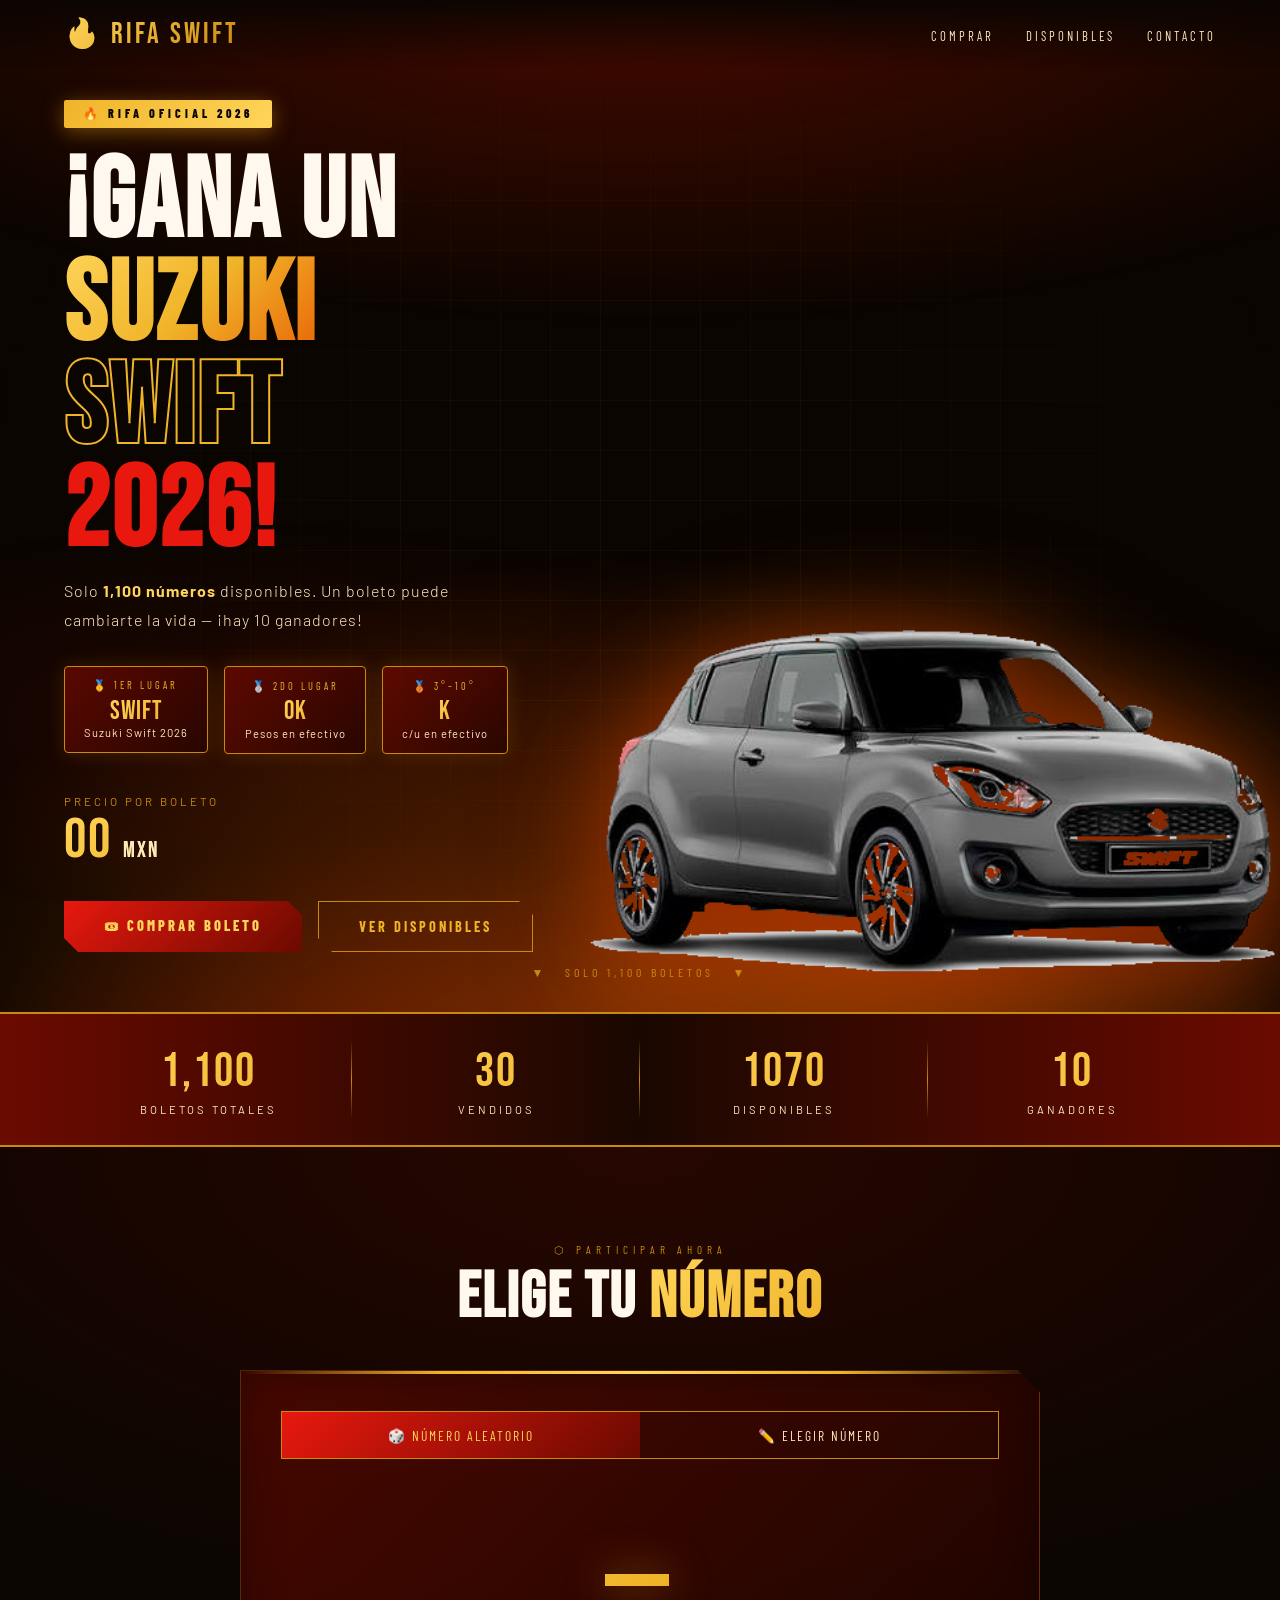
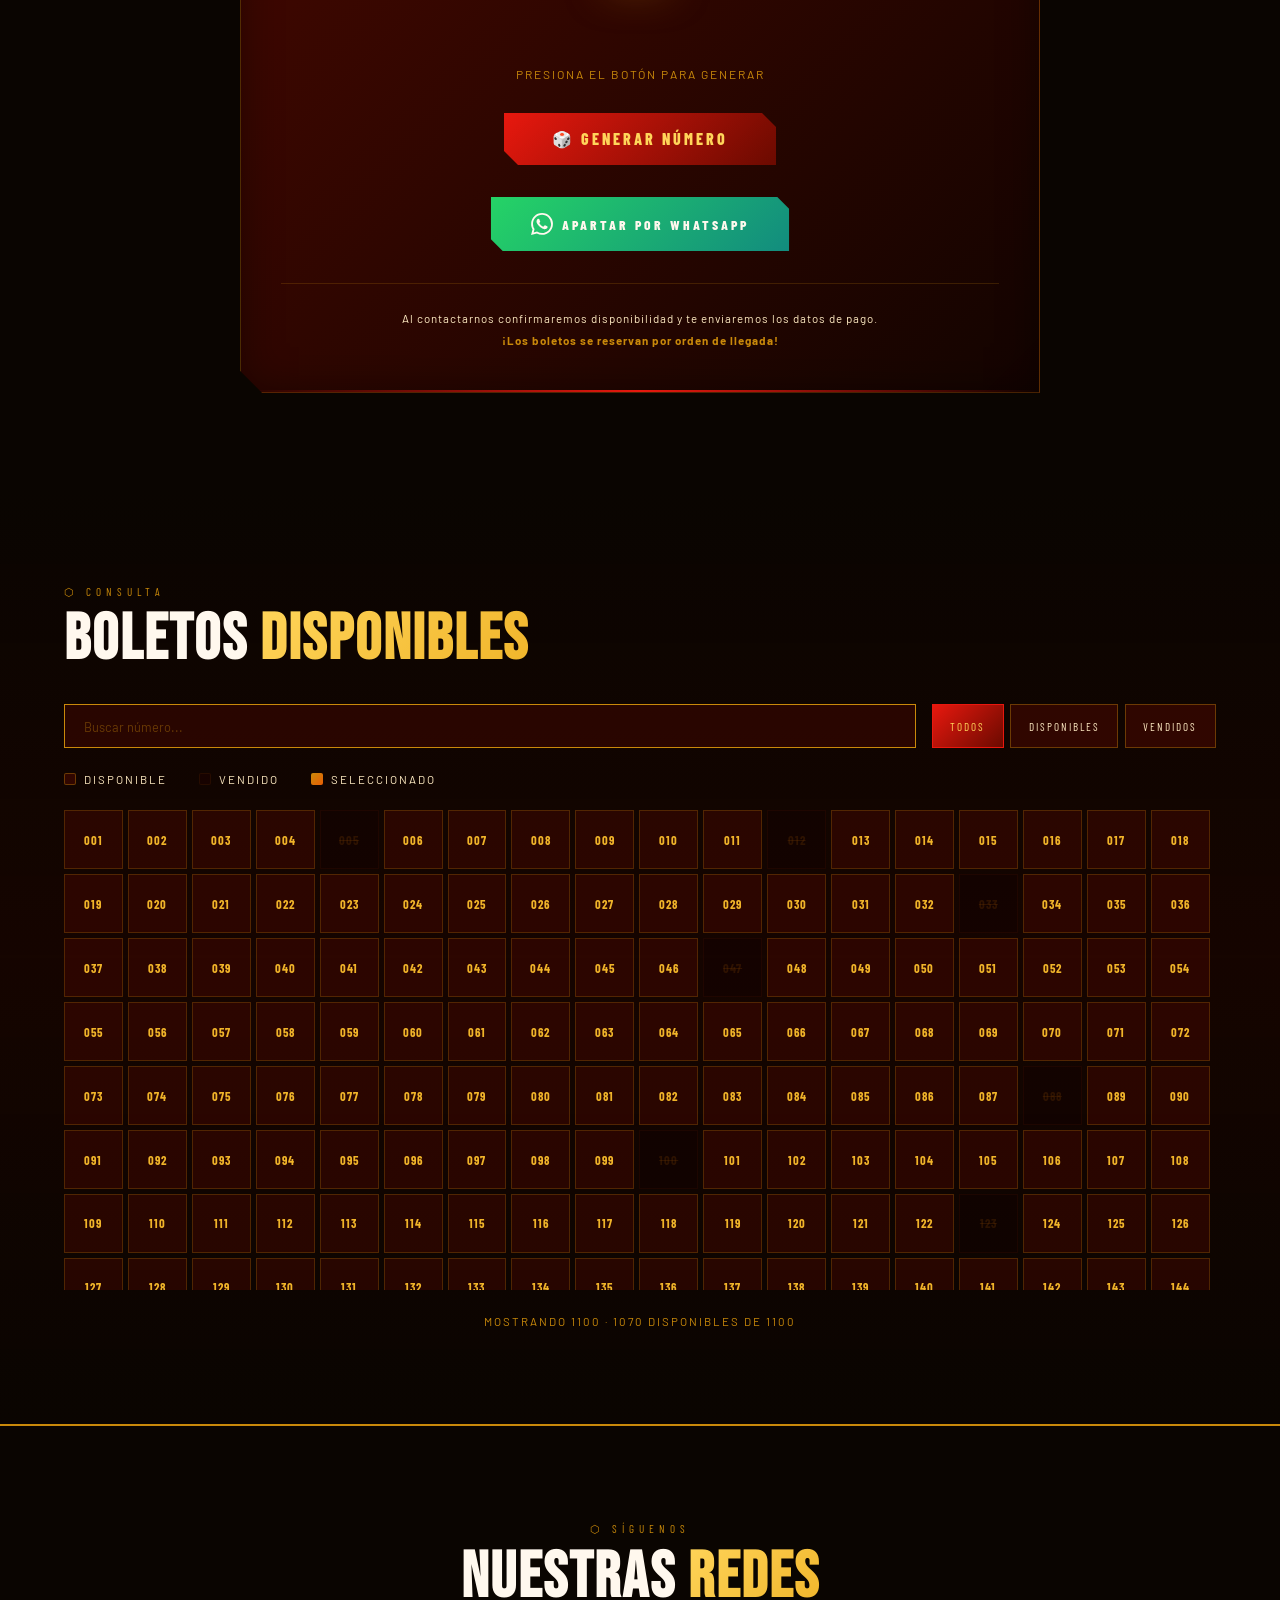
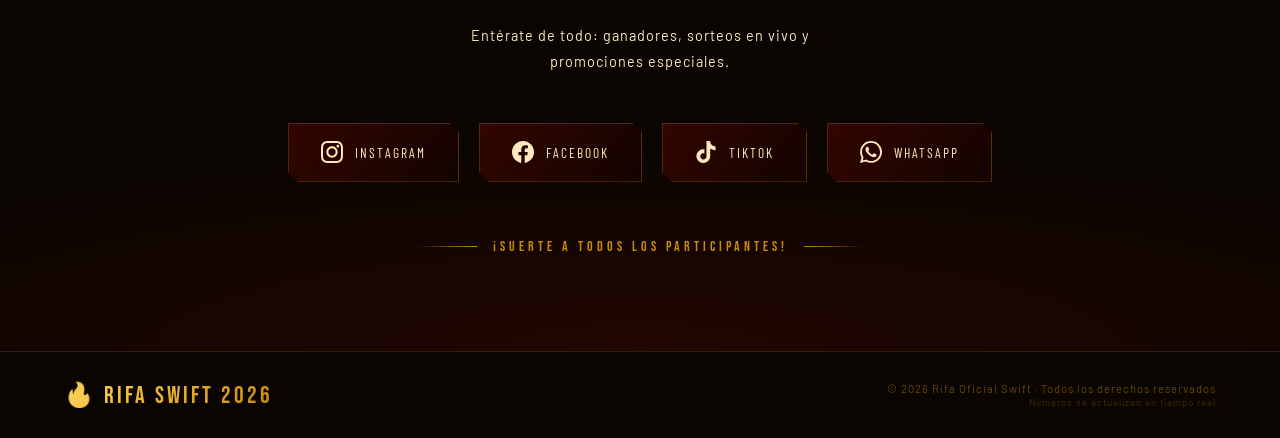
<file: figma/referencia.html>
<!DOCTYPE html>
<html lang="es">
<head>
<meta charset="UTF-8">
<meta name="viewport" content="width=device-width, initial-scale=1.0">
<title>Rifa Oficial – Suzuki Swift 2026</title>
<link href="https://fonts.googleapis.com/css2?family=Bebas+Neue&family=Barlow:wght@300;400;500;600;700&family=Barlow+Condensed:ital,wght@0,700;0,800;0,900;1,900&display=swap" rel="stylesheet">
<style>
:root {
  --negro: #0a0501;
  --rojo-oscuro: #6b0a00;
  --rojo: #c0110a;
  --rojo-vivo: #e8180e;
  --dorado: #c9890a;
  --dorado-claro: #f0b429;
  --oro: #ffd55a;
  --naranja: #e85d04;
  --blanco: #fff8ee;
  --crema: #fde9c0;
}

*{margin:0;padding:0;box-sizing:border-box;}
html{scroll-behavior:smooth;}

body{
  background:var(--negro);
  color:var(--blanco);
  font-family:'Barlow',sans-serif;
  overflow-x:hidden;
}

/* ── PARTICLES BG ── */
body::before{
  content:'';
  position:fixed;inset:0;
  background:
    radial-gradient(ellipse 120% 60% at 50% 0%, rgba(180,20,0,0.35) 0%, transparent 60%),
    radial-gradient(ellipse 80% 40% at 20% 80%, rgba(120,10,0,0.2) 0%, transparent 55%),
    radial-gradient(ellipse 60% 40% at 80% 90%, rgba(200,100,0,0.15) 0%, transparent 55%);
  pointer-events:none;z-index:0;
}

/* ── NAV ── */
nav{
  position:fixed;top:0;left:0;right:0;z-index:200;
  padding:1rem 5vw;
  display:flex;justify-content:space-between;align-items:center;
  background:linear-gradient(to bottom,rgba(10,5,1,0.97),transparent);
  backdrop-filter:blur(6px);
}
.nav-logo{
  font-family:'Bebas Neue',sans-serif;
  font-size:1.8rem;letter-spacing:3px;
  background:linear-gradient(135deg,var(--oro),var(--dorado));
  -webkit-background-clip:text;-webkit-text-fill-color:transparent;
}
.nav-links{display:flex;gap:2rem;list-style:none;}
.nav-links a{
  font-family:'Barlow Condensed',sans-serif;
  font-size:.8rem;letter-spacing:3px;text-transform:uppercase;
  color:var(--crema);text-decoration:none;transition:color .2s;
}
.nav-links a:hover{color:var(--oro);}

/* ── HERO ── */
.hero{
  min-height:100vh;position:relative;
  display:flex;align-items:center;
  padding:100px 5vw 60px;
  overflow:hidden;
}

/* llamas fondo */
.hero-flames{
  position:absolute;inset:0;
  background:
    radial-gradient(ellipse 90% 70% at 50% 100%, rgba(200,80,0,0.5) 0%, transparent 65%),
    radial-gradient(ellipse 60% 50% at 30% 110%, rgba(180,20,0,0.4) 0%, transparent 55%),
    radial-gradient(ellipse 60% 50% at 70% 110%, rgba(230,130,0,0.3) 0%, transparent 55%);
  animation:flicker 3s ease-in-out infinite alternate;
  pointer-events:none;
}
@keyframes flicker{
  0%{opacity:.85;transform:scaleY(1);}
  100%{opacity:1;transform:scaleY(1.03);}
}

/* partículas doradas */
.sparks{position:absolute;inset:0;overflow:hidden;pointer-events:none;}
.spark{
  position:absolute;border-radius:50%;
  background:var(--oro);opacity:0;
  animation:rise var(--d,4s) var(--delay,0s) infinite ease-in;
}
@keyframes rise{
  0%{opacity:0;transform:translateY(0) scale(1);}
  20%{opacity:.9;}
  100%{opacity:0;transform:translateY(-80vh) scale(.3);}
}

.hero-grid{
  position:absolute;inset:0;
  background-image:
    linear-gradient(rgba(200,137,10,0.06) 1px,transparent 1px),
    linear-gradient(90deg,rgba(200,137,10,0.06) 1px,transparent 1px);
  background-size:50px 50px;
  mask-image:radial-gradient(ellipse at center,black 20%,transparent 75%);
}

.hero-content{
  position:relative;z-index:2;
  flex:1;max-width:580px;
  animation:fadeUp .9s ease both;
}

.hero-badge{
  display:inline-flex;align-items:center;gap:.5rem;
  font-family:'Barlow Condensed',sans-serif;
  font-size:.75rem;letter-spacing:4px;text-transform:uppercase;
  color:var(--negro);
  background:linear-gradient(135deg,var(--dorado-claro),var(--oro));
  padding:.4rem 1.2rem;border-radius:2px;
  margin-bottom:1.5rem;font-weight:800;
  box-shadow:0 4px 20px rgba(200,137,10,0.5);
}

.hero-title{
  font-family:'Bebas Neue',sans-serif;
  font-size:clamp(3.2rem,9vw,7rem);
  line-height:.92;letter-spacing:2px;
  margin-bottom:.8rem;
  animation:fadeUp .9s .1s ease both;
}
.hero-title .dorado{
  background:linear-gradient(135deg,var(--oro) 0%,var(--dorado-claro) 50%,var(--naranja) 100%);
  -webkit-background-clip:text;-webkit-text-fill-color:transparent;
  text-shadow:none;
}
.hero-title .rojo{color:var(--rojo-vivo);}
.hero-title .outline{
  -webkit-text-stroke:2px var(--dorado-claro);
  color:transparent;
}

.hero-sub{
  font-size:1rem;font-weight:300;letter-spacing:1px;
  color:var(--crema);line-height:1.8;
  max-width:400px;margin-bottom:2rem;
  animation:fadeUp .9s .2s ease both;
}

/* premios inline */
.prizes-row{
  display:flex;gap:1rem;flex-wrap:wrap;
  margin-bottom:2.5rem;
  animation:fadeUp .9s .25s ease both;
}
.prize-chip{
  display:flex;flex-direction:column;align-items:center;
  background:linear-gradient(135deg,rgba(107,10,0,.8),rgba(40,5,0,.9));
  border:1px solid var(--dorado);
  padding:.8rem 1.2rem;border-radius:4px;
  min-width:110px;
  box-shadow:0 0 20px rgba(200,137,10,.2);
}
.prize-chip .place{
  font-family:'Barlow Condensed',sans-serif;
  font-size:.65rem;letter-spacing:3px;text-transform:uppercase;
  color:var(--dorado-claro);margin-bottom:.2rem;
}
.prize-chip .amount{
  font-family:'Bebas Neue',sans-serif;
  font-size:1.6rem;letter-spacing:1px;
  background:linear-gradient(135deg,var(--oro),var(--dorado-claro));
  -webkit-background-clip:text;-webkit-text-fill-color:transparent;
}
.prize-chip .label{font-size:.7rem;color:var(--crema);letter-spacing:1px;}

/* precio boleto */
.price-block{
  animation:fadeUp .9s .3s ease both;
}
.price-tag{
  display:inline-block;
  font-family:'Bebas Neue',sans-serif;
  font-size:3.5rem;letter-spacing:2px;line-height:1;
  background:linear-gradient(135deg,var(--oro),var(--dorado-claro));
  -webkit-background-clip:text;-webkit-text-fill-color:transparent;
}
.price-tag small{
  font-size:1.4rem;
  -webkit-text-fill-color:var(--crema);
}
.price-label{
  display:block;font-size:.72rem;letter-spacing:3px;
  text-transform:uppercase;color:var(--dorado);margin-bottom:.3rem;
}

.hero-cta{
  display:flex;gap:1rem;margin-top:2rem;flex-wrap:wrap;
  animation:fadeUp .9s .35s ease both;
}

/* ── BOTONES ── */
.btn-fire{
  font-family:'Barlow Condensed',sans-serif;
  font-size:.9rem;letter-spacing:3px;text-transform:uppercase;font-weight:800;
  padding:1rem 2.5rem;
  background:linear-gradient(135deg,var(--rojo-vivo),var(--rojo-oscuro));
  color:var(--oro);border:none;cursor:pointer;
  clip-path:polygon(0 0,calc(100% - 14px) 0,100% 14px,100% 100%,14px 100%,0 calc(100% - 14px));
  box-shadow:0 0 0 1px var(--dorado),0 8px 30px rgba(200,30,0,.5);
  transition:all .25s;text-decoration:none;display:inline-block;
}
.btn-fire:hover{
  background:linear-gradient(135deg,var(--naranja),var(--rojo-vivo));
  box-shadow:0 0 0 1px var(--oro),0 8px 40px rgba(230,93,4,.7);
  transform:translateY(-3px);
}

.btn-ghost{
  font-family:'Barlow Condensed',sans-serif;
  font-size:.9rem;letter-spacing:3px;text-transform:uppercase;font-weight:700;
  padding:1rem 2.5rem;
  background:transparent;
  color:var(--dorado-claro);
  border:1px solid var(--dorado);cursor:pointer;
  clip-path:polygon(0 0,calc(100% - 14px) 0,100% 14px,100% 100%,14px 100%,0 calc(100% - 14px));
  transition:all .25s;text-decoration:none;display:inline-block;
}
.btn-ghost:hover{
  background:rgba(200,137,10,.1);
  box-shadow:0 0 20px rgba(200,137,10,.3);
  transform:translateY(-3px);
}

/* imagen hero */
.hero-car-wrap{
  position:absolute;right:-2%;bottom:0;
  width:58vw;max-width:820px;z-index:1;
  animation:carIn 1.2s .15s cubic-bezier(.22,1,.36,1) both;
  filter:drop-shadow(0 20px 60px rgba(180,30,0,.6)) drop-shadow(0 0 40px rgba(230,130,0,.3));
}
.hero-car-wrap img{width:100%;display:block;}
.hero-car-glow{
  position:absolute;right:5%;bottom:-8%;
  width:55vw;max-width:780px;height:300px;
  background:radial-gradient(ellipse,rgba(200,80,0,.35) 0%,transparent 65%);
  filter:blur(30px);pointer-events:none;z-index:0;
}

/* total tickets badge */
.tickets-badge{
  position:absolute;bottom:2rem;left:50%;transform:translateX(-50%);
  font-family:'Barlow Condensed',sans-serif;
  font-size:.75rem;letter-spacing:4px;text-transform:uppercase;
  color:var(--dorado);display:flex;align-items:center;gap:.5rem;
  animation:bounce 2s infinite;z-index:3;
}
@keyframes bounce{
  0%,100%{transform:translateX(-50%) translateY(0);}
  50%{transform:translateX(-50%) translateY(-6px);}
}

/* ── STATS BAR ── */
.stats-bar{
  background:linear-gradient(90deg,var(--rojo-oscuro),#1a0800,var(--rojo-oscuro));
  border-top:2px solid var(--dorado);
  border-bottom:2px solid var(--dorado);
  padding:0 5vw;
  display:flex;
  position:relative;z-index:5;
}
.stat{flex:1;text-align:center;padding:1.8rem 1rem;position:relative;}
.stat:not(:last-child)::after{
  content:'';position:absolute;right:0;top:20%;bottom:20%;
  width:1px;background:linear-gradient(to bottom,transparent,var(--dorado),transparent);
}
.stat-n{
  font-family:'Bebas Neue',sans-serif;font-size:3rem;letter-spacing:2px;
  background:linear-gradient(135deg,var(--oro),var(--dorado-claro));
  -webkit-background-clip:text;-webkit-text-fill-color:transparent;
  display:block;
}
.stat-l{
  font-size:.7rem;letter-spacing:3px;text-transform:uppercase;
  color:var(--crema);margin-top:.2rem;display:block;
}

/* ── SECCIÓN COMPRAR ── */
.section{padding:6rem 5vw;position:relative;z-index:5;}

.section-eyebrow{
  font-family:'Barlow Condensed',sans-serif;
  font-size:.7rem;letter-spacing:5px;text-transform:uppercase;
  color:var(--dorado);display:block;margin-bottom:.6rem;
}
.section-title{
  font-family:'Bebas Neue',sans-serif;
  font-size:clamp(2.4rem,5vw,4rem);letter-spacing:2px;line-height:1;
  margin-bottom:.5rem;
}
.section-title .g{
  background:linear-gradient(135deg,var(--oro),var(--dorado-claro));
  -webkit-background-clip:text;-webkit-text-fill-color:transparent;
}

/* ticket card */
.ticket-section{
  background:
    radial-gradient(ellipse 80% 50% at 50% 0%,rgba(107,10,0,.3),transparent),
    var(--negro);
}

.ticket-wrap{max-width:800px;margin:0 auto;}

.ticket-card{
  background:linear-gradient(135deg,rgba(80,8,0,.85),rgba(20,3,0,.9));
  border:1px solid rgba(200,137,10,.3);
  padding:2.5rem;position:relative;
  clip-path:polygon(0 0,calc(100% - 22px) 0,100% 22px,100% 100%,22px 100%,0 calc(100% - 22px));
  box-shadow:0 0 60px rgba(107,10,0,.4),inset 0 0 40px rgba(0,0,0,.4);
}
.ticket-card::before{
  content:'';position:absolute;top:0;left:0;right:0;height:3px;
  background:linear-gradient(90deg,transparent,var(--dorado-claro),var(--oro),var(--dorado-claro),transparent);
}
.ticket-card::after{
  content:'';position:absolute;bottom:0;left:0;right:0;height:2px;
  background:linear-gradient(90deg,transparent,var(--rojo-vivo),transparent);
}

/* mode tabs */
.mode-tabs{display:flex;gap:0;margin-bottom:2rem;border:1px solid var(--dorado);}
.mode-tab{
  flex:1;padding:.9rem;background:none;border:none;
  font-family:'Barlow Condensed',sans-serif;font-size:.85rem;
  letter-spacing:2px;text-transform:uppercase;cursor:pointer;
  color:var(--crema);transition:all .2s;
}
.mode-tab.active{
  background:linear-gradient(135deg,var(--rojo-vivo),var(--rojo-oscuro));
  color:var(--oro);
}

/* panels */
#panel-r,#panel-m{display:none;}
#panel-r.show,#panel-m.show{display:block;animation:fadeIn .3s ease;}

.rand-display{text-align:center;padding:2rem 0;}
.rand-num{
  font-family:'Bebas Neue',sans-serif;font-size:8rem;letter-spacing:6px;line-height:1;
  background:linear-gradient(135deg,var(--oro),var(--dorado-claro),var(--naranja));
  -webkit-background-clip:text;-webkit-text-fill-color:transparent;
  filter:drop-shadow(0 0 20px rgba(200,137,10,.6));
  display:block;min-height:9rem;transition:all .1s;
}
.rand-num.spin{animation:numSpin .08s infinite;filter:none;background:none;-webkit-text-fill-color:rgba(200,137,10,.5);}
@keyframes numSpin{0%{opacity:1;}50%{opacity:.3;}100%{opacity:1;}}
.rand-hint{font-size:.75rem;color:var(--dorado);letter-spacing:2px;text-transform:uppercase;}

.manual-wrap{padding:.5rem 0;}
.ticket-input{
  width:100%;
  background:rgba(0,0,0,.5);
  border:1px solid var(--dorado);
  color:var(--oro);
  font-family:'Bebas Neue',sans-serif;font-size:3rem;letter-spacing:6px;
  padding:.8rem 1.5rem;text-align:center;outline:none;
  transition:border-color .2s,box-shadow .2s;
}
.ticket-input:focus{border-color:var(--oro);box-shadow:0 0 20px rgba(200,137,10,.3);}
.ticket-input::placeholder{color:rgba(200,137,10,.3);}
.range-hint{font-size:.72rem;color:var(--dorado);letter-spacing:2px;text-transform:uppercase;text-align:center;margin-top:.5rem;}
#t-status{text-align:center;margin-top:.8rem;font-family:'Barlow Condensed';font-size:.9rem;letter-spacing:2px;text-transform:uppercase;min-height:1.5rem;}
#t-status.ok{color:#5ff080;}
#t-status.no{color:var(--rojo-vivo);}

.ticket-actions{margin-top:2rem;display:flex;gap:1rem;justify-content:center;flex-wrap:wrap;}

.btn-wa{
  font-family:'Barlow Condensed',sans-serif;font-size:.85rem;
  letter-spacing:3px;text-transform:uppercase;font-weight:800;
  padding:1rem 2.5rem;
  background:linear-gradient(135deg,#25D366,#128C7E);
  color:var(--blanco);border:none;cursor:pointer;
  clip-path:polygon(0 0,calc(100% - 12px) 0,100% 12px,100% 100%,12px 100%,0 calc(100% - 12px));
  box-shadow:0 8px 25px rgba(37,211,102,.3);
  transition:all .25s;display:inline-flex;align-items:center;gap:.6rem;text-decoration:none;
}
.btn-wa:hover{background:linear-gradient(135deg,#2ee873,#25D366);transform:translateY(-3px);box-shadow:0 12px 35px rgba(37,211,102,.45);}

.ticket-note{
  border-top:1px solid rgba(200,137,10,.2);margin-top:2rem;padding-top:1.5rem;
  text-align:center;font-size:.72rem;color:var(--crema);letter-spacing:1px;line-height:1.9;
}

/* ── DISPONIBLES ── */
.avail-section{
  background:linear-gradient(to bottom,var(--negro),rgba(40,5,0,.4),var(--negro));
}
.search-row{display:flex;gap:1rem;margin-bottom:1.5rem;flex-wrap:wrap;}
.s-input{
  flex:1;min-width:180px;
  background:rgba(80,8,0,.4);border:1px solid var(--dorado);
  color:var(--blanco);font-family:'Barlow',sans-serif;font-size:.95rem;
  padding:.75rem 1.2rem;outline:none;transition:border-color .2s;
}
.s-input:focus{border-color:var(--oro);}
.s-input::placeholder{color:rgba(200,137,10,.4);font-size:.8rem;}
.f-btns{display:flex;gap:.4rem;}
.f-btn{
  padding:.75rem 1.1rem;background:rgba(80,8,0,.5);border:1px solid rgba(200,137,10,.4);
  color:var(--crema);font-family:'Barlow Condensed';font-size:.7rem;
  letter-spacing:2px;text-transform:uppercase;cursor:pointer;transition:all .2s;
}
.f-btn.on{background:linear-gradient(135deg,var(--rojo-vivo),var(--rojo-oscuro));border-color:var(--rojo-vivo);color:var(--oro);}

.legend{display:flex;gap:2rem;margin-bottom:1.5rem;flex-wrap:wrap;}
.leg{display:flex;align-items:center;gap:.5rem;font-size:.72rem;letter-spacing:2px;text-transform:uppercase;color:var(--crema);}
.dot{width:12px;height:12px;border-radius:2px;}
.dot.av{background:rgba(80,8,0,.5);border:1px solid rgba(200,137,10,.4);}
.dot.tk{background:rgba(40,3,0,.3);border:1px solid rgba(100,50,0,.2);}
.dot.sl{background:linear-gradient(135deg,var(--dorado),var(--naranja));}

.tgrid{
  display:grid;grid-template-columns:repeat(auto-fill,minmax(56px,1fr));
  gap:5px;max-height:480px;overflow-y:auto;padding-right:.4rem;
  scrollbar-width:thin;scrollbar-color:var(--dorado) rgba(80,8,0,.5);
}
.tgrid::-webkit-scrollbar{width:4px;}
.tgrid::-webkit-scrollbar-track{background:rgba(80,8,0,.5);}
.tgrid::-webkit-scrollbar-thumb{background:var(--dorado);}

.tnum{
  aspect-ratio:1;display:flex;align-items:center;justify-content:center;
  font-family:'Barlow Condensed';font-size:.78rem;font-weight:700;letter-spacing:1px;
  cursor:pointer;transition:all .15s;
  border:1px solid rgba(200,137,10,.25);
  background:rgba(80,8,0,.4);color:var(--dorado-claro);user-select:none;
}
.tnum:hover:not(.tk){border-color:var(--oro);color:var(--oro);transform:scale(1.07);box-shadow:0 0 12px rgba(200,137,10,.4);}
.tnum.tk{background:rgba(20,3,0,.3);color:rgba(100,50,0,.35);cursor:not-allowed;text-decoration:line-through;border-color:rgba(80,20,0,.2);}
.tnum.sl{
  background:linear-gradient(135deg,var(--dorado),var(--naranja));
  border-color:var(--oro);color:var(--negro);font-weight:900;
  box-shadow:0 0 18px rgba(200,137,10,.6);
}
.gcounter{text-align:center;margin-top:1.5rem;font-size:.72rem;letter-spacing:2px;color:var(--dorado);text-transform:uppercase;}

/* ── SOCIAL ── */
.social-section{
  background:
    radial-gradient(ellipse 80% 40% at 50% 100%,rgba(107,10,0,.25),transparent),
    var(--negro);
  border-top:2px solid var(--dorado);
  text-align:center;padding:6rem 5vw;
}
.social-cards{display:flex;gap:1.2rem;justify-content:center;flex-wrap:wrap;margin-top:3rem;margin-bottom:2.5rem;}
.scard{
  display:flex;align-items:center;gap:.8rem;
  padding:1.1rem 2rem;
  background:linear-gradient(135deg,rgba(80,8,0,.6),rgba(20,3,0,.8));
  border:1px solid rgba(200,137,10,.3);color:var(--crema);
  text-decoration:none;
  font-family:'Barlow Condensed';font-size:.85rem;letter-spacing:2px;text-transform:uppercase;
  clip-path:polygon(0 0,calc(100% - 10px) 0,100% 10px,100% 100%,10px 100%,0 calc(100% - 10px));
  transition:all .25s;
}
.scard:hover{color:var(--oro);transform:translateY(-4px);}
.scard.ig:hover{border-color:#E1306C;box-shadow:0 8px 25px rgba(225,48,108,.25);}
.scard.fb:hover{border-color:#1877F2;box-shadow:0 8px 25px rgba(24,119,242,.25);}
.scard.tt:hover{border-color:#00f2ea;box-shadow:0 8px 25px rgba(0,242,234,.25);}
.scard.wa:hover{border-color:#25D366;box-shadow:0 8px 25px rgba(37,211,102,.25);}
.sicon{width:22px;height:22px;}

.deco-line{
  display:inline-flex;align-items:center;gap:1rem;
  font-family:'Bebas Neue';font-size:.9rem;letter-spacing:4px;color:var(--dorado);
  margin-top:1rem;
}
.deco-line::before,.deco-line::after{content:'';flex:1;height:1px;width:60px;background:linear-gradient(90deg,transparent,var(--dorado));}
.deco-line::after{background:linear-gradient(90deg,var(--dorado),transparent);}

/* ── FOOTER ── */
footer{
  background:var(--negro);
  border-top:1px solid rgba(200,137,10,.2);
  padding:1.8rem 5vw;
  display:flex;justify-content:space-between;align-items:center;flex-wrap:wrap;gap:1rem;
  position:relative;z-index:5;
}
.f-logo{
  font-family:'Bebas Neue';font-size:1.5rem;letter-spacing:3px;
  background:linear-gradient(135deg,var(--oro),var(--dorado));
  -webkit-background-clip:text;-webkit-text-fill-color:transparent;
}
.f-text{font-size:.7rem;color:rgba(200,137,10,.5);letter-spacing:1px;text-align:right;}

/* ── ANIMS ── */
@keyframes fadeUp{from{opacity:0;transform:translateY(28px);}to{opacity:1;transform:translateY(0);}}
@keyframes carIn{from{opacity:0;transform:translateX(12%) translateY(15px);}to{opacity:1;transform:translateX(0) translateY(0);}}
@keyframes fadeIn{from{opacity:0;}to{opacity:1;}}
@keyframes pulse{0%,100%{box-shadow:0 0 0 1px var(--dorado),0 8px 30px rgba(200,30,0,.5);}50%{box-shadow:0 0 0 2px var(--oro),0 8px 45px rgba(230,93,4,.8);}}

/* ── RESPONSIVE ── */
@media(max-width:768px){
  .nav-links{display:none;}
  .hero{flex-direction:column;padding-top:80px;justify-content:flex-end;min-height:100vh;}
  .hero-car-wrap{position:relative;right:auto;bottom:auto;width:100%;max-width:100%;order:-1;margin-bottom:-3rem;}
  .hero-content{padding-bottom:2rem;}
  .stats-bar{flex-wrap:wrap;}
  .stat{flex:1 1 40%;}
  .stat::after{display:none;}
  .ticket-card{padding:1.8rem 1.2rem;}
  .rand-num{font-size:5.5rem;}
}
</style>
</head>
<body>

<!-- Chispas decorativas -->
<div class="sparks" id="sparks"></div>

<!-- NAV -->
<nav>
  <div class="nav-logo">🔥 RIFA SWIFT</div>
  <ul class="nav-links">
    <li><a href="#comprar">Comprar</a></li>
    <li><a href="#disponibles">Disponibles</a></li>
    <li><a href="#redes">Contacto</a></li>
  </ul>
</nav>

<!-- HERO -->
<section class="hero" id="inicio">
  <div class="hero-flames"></div>
  <div class="hero-grid"></div>

  <div class="hero-content">
    <div class="hero-badge">🔥 RIFA OFICIAL 2026</div>

    <h1 class="hero-title">
      ¡GANA UN<br>
      <span class="dorado">SUZUKI</span><br>
      <span class="outline">SWIFT</span><br>
      <span class="rojo">2026!</span>
    </h1>

    <p class="hero-sub">Solo <strong style="color:var(--oro)">1,100 números</strong> disponibles. Un boleto puede cambiarte la vida — ¡hay 10 ganadores!</p>

    <div class="prizes-row">
      <div class="prize-chip">
        <span class="place">🥇 1er Lugar</span>
        <span class="amount">SWIFT</span>
        <span class="label">Suzuki Swift 2026</span>
      </div>
      <div class="prize-chip">
        <span class="place">🥈 2do Lugar</span>
        <span class="amount">0K</span>
        <span class="label">Pesos en efectivo</span>
      </div>
      <div class="prize-chip">
        <span class="place">🥉 3°–10°</span>
        <span class="amount">K</span>
        <span class="label">c/u en efectivo</span>
      </div>
    </div>

    <div class="price-block">
      <span class="price-label">Precio por boleto</span>
      <span class="price-tag">00 <small>MXN</small></span>
    </div>

    <div class="hero-cta">
      <a href="#comprar" class="btn-fire">🎟 Comprar Boleto</a>
      <a href="#disponibles" class="btn-ghost">Ver Disponibles</a>
    </div>
  </div>

  <!-- COCHE -->
  <div class="hero-car-wrap">
    <img src="[data-uri]" alt="Suzuki Swift 2026">
  </div>
  <div class="hero-car-glow"></div>

  <div class="tickets-badge">▼ &nbsp; Solo 1,100 boletos &nbsp; ▼</div>
</section>

<!-- STATS -->
<div class="stats-bar">
  <div class="stat"><span class="stat-n">1,100</span><span class="stat-l">Boletos totales</span></div>
  <div class="stat"><span class="stat-n" id="sn-sold">—</span><span class="stat-l">Vendidos</span></div>
  <div class="stat"><span class="stat-n" id="sn-avail">—</span><span class="stat-l">Disponibles</span></div>
  <div class="stat"><span class="stat-n">10</span><span class="stat-l">Ganadores</span></div>
</div>

<!-- COMPRAR -->
<section class="section ticket-section" id="comprar">
  <div class="ticket-wrap">
    <div class="section-header" style="text-align:center;margin-bottom:2.5rem">
      <span class="section-eyebrow">⬡ Participar ahora</span>
      <h2 class="section-title">ELIGE TU <span class="g">NÚMERO</span></h2>
    </div>

    <div class="ticket-card">
      <div class="mode-tabs">
        <button class="mode-tab active" onclick="setMode('r')">🎲 Número Aleatorio</button>
        <button class="mode-tab" onclick="setMode('m')">✏️ Elegir Número</button>
      </div>

      <!-- Panel aleatorio -->
      <div id="panel-r" class="show">
        <div class="rand-display">
          <span class="rand-num" id="rnum">—</span>
          <p class="rand-hint">Presiona el botón para generar</p>
        </div>
        <div style="text-align:center">
          <button class="btn-fire" onclick="genRand()" style="font-size:1rem;padding:1rem 3rem">🎲 Generar Número</button>
        </div>
      </div>

      <!-- Panel manual -->
      <div id="panel-m">
        <div class="manual-wrap">
          <input type="number" class="ticket-input" id="minput" placeholder="000" min="1" max="1100" oninput="checkT(this.value)">
          <div class="range-hint">Número del 001 al 1100</div>
          <div id="t-status"></div>
        </div>
      </div>

      <div class="ticket-actions">
        <a class="btn-wa" id="wa-btn" href="https://wa.me/521234567890" target="_blank">
          <svg class="sicon" viewBox="0 0 24 24" fill="currentColor"><path d="M17.472 14.382c-.297-.149-1.758-.867-2.03-.967-.273-.099-.471-.148-.67.15-.197.297-.767.966-.94 1.164-.173.199-.347.223-.644.075-.297-.15-1.255-.463-2.39-1.475-.883-.788-1.48-1.761-1.653-2.059-.173-.297-.018-.458.13-.606.134-.133.298-.347.446-.52.149-.174.198-.298.298-.497.099-.198.05-.371-.025-.52-.075-.149-.669-1.612-.916-2.207-.242-.579-.487-.5-.669-.51-.173-.008-.371-.01-.57-.01-.198 0-.52.074-.792.372-.272.297-1.04 1.016-1.04 2.479 0 1.462 1.065 2.875 1.213 3.074.149.198 2.096 3.2 5.077 4.487.709.306 1.262.489 1.694.625.712.227 1.36.195 1.871.118.571-.085 1.758-.719 2.006-1.413.248-.694.248-1.289.173-1.413-.074-.124-.272-.198-.57-.347m-5.421 7.403h-.004a9.87 9.87 0 01-5.031-1.378l-.361-.214-3.741.982.998-3.648-.235-.374a9.86 9.86 0 01-1.51-5.26c.001-5.45 4.436-9.884 9.888-9.884 2.64 0 5.122 1.03 6.988 2.898a9.825 9.825 0 012.893 6.994c-.003 5.45-4.437 9.884-9.885 9.884m8.413-18.297A11.815 11.815 0 0012.05 0C5.495 0 .16 5.335.157 11.892c0 2.096.547 4.142 1.588 5.945L.057 24l6.305-1.654a11.882 11.882 0 005.683 1.448h.005c6.554 0 11.89-5.335 11.893-11.893a11.821 11.821 0 00-3.48-8.413z"/></svg>
          Apartar por WhatsApp
        </a>
      </div>

      <div class="ticket-note">
        Al contactarnos confirmaremos disponibilidad y te enviaremos los datos de pago.<br>
        <strong style="color:var(--dorado)">¡Los boletos se reservan por orden de llegada!</strong>
      </div>
    </div>
  </div>
</section>

<!-- DISPONIBLES -->
<section class="section avail-section" id="disponibles">
  <span class="section-eyebrow">⬡ Consulta</span>
  <h2 class="section-title" style="margin-bottom:2rem">BOLETOS <span class="g">DISPONIBLES</span></h2>

  <div class="search-row">
    <input type="number" class="s-input" id="sinput" placeholder="Buscar número..." min="1" max="1100" oninput="filterG(this.value)">
    <div class="f-btns">
      <button class="f-btn on" onclick="filterBy('all',this)">Todos</button>
      <button class="f-btn" onclick="filterBy('av',this)">Disponibles</button>
      <button class="f-btn" onclick="filterBy('tk',this)">Vendidos</button>
    </div>
  </div>

  <div class="legend">
    <div class="leg"><span class="dot av"></span>Disponible</div>
    <div class="leg"><span class="dot tk"></span>Vendido</div>
    <div class="leg"><span class="dot sl"></span>Seleccionado</div>
  </div>

  <div class="tgrid" id="tgrid"></div>
  <div class="gcounter" id="gcnt"></div>
</section>

<!-- SOCIAL -->
<section class="social-section" id="redes">
  <span class="section-eyebrow">⬡ Síguenos</span>
  <h2 class="section-title">NUESTRAS <span class="g">REDES</span></h2>
  <p style="color:var(--crema);margin-top:.8rem;font-size:.9rem;letter-spacing:1px;max-width:380px;margin-left:auto;margin-right:auto;line-height:1.8">
    Entérate de todo: ganadores, sorteos en vivo y promociones especiales.
  </p>

  <div class="social-cards">
    <a href="https://instagram.com/tu_usuario" target="_blank" class="scard ig">
      <svg class="sicon" viewBox="0 0 24 24" fill="currentColor"><path d="M12 2.163c3.204 0 3.584.012 4.85.07 3.252.148 4.771 1.691 4.919 4.919.058 1.265.069 1.645.069 4.849 0 3.205-.012 3.584-.069 4.849-.149 3.225-1.664 4.771-4.919 4.919-1.266.058-1.644.07-4.85.07-3.204 0-3.584-.012-4.849-.07-3.26-.149-4.771-1.699-4.919-4.92-.058-1.265-.07-1.644-.07-4.849 0-3.204.013-3.583.07-4.849.149-3.227 1.664-4.771 4.919-4.919 1.266-.057 1.645-.069 4.849-.069zm0-2.163c-3.259 0-3.667.014-4.947.072-4.358.2-6.78 2.618-6.98 6.98-.059 1.281-.073 1.689-.073 4.948 0 3.259.014 3.668.072 4.948.2 4.358 2.618 6.78 6.98 6.98 1.281.058 1.689.072 4.948.072 3.259 0 3.668-.014 4.948-.072 4.354-.2 6.782-2.618 6.979-6.98.059-1.28.073-1.689.073-4.948 0-3.259-.014-3.667-.072-4.947-.196-4.354-2.617-6.78-6.979-6.98-1.281-.059-1.69-.073-4.949-.073zm0 5.838c-3.403 0-6.162 2.759-6.162 6.162s2.759 6.163 6.162 6.163 6.162-2.759 6.162-6.163c0-3.403-2.759-6.162-6.162-6.162zm0 10.162c-2.209 0-4-1.79-4-4 0-2.209 1.791-4 4-4s4 1.791 4 4c0 2.21-1.791 4-4 4zm6.406-11.845c-.796 0-1.441.645-1.441 1.44s.645 1.44 1.441 1.44c.795 0 1.439-.645 1.439-1.44s-.644-1.44-1.439-1.44z"/></svg>
      Instagram
    </a>
    <a href="https://facebook.com/tu_pagina" target="_blank" class="scard fb">
      <svg class="sicon" viewBox="0 0 24 24" fill="currentColor"><path d="M24 12.073c0-6.627-5.373-12-12-12s-12 5.373-12 12c0 5.99 4.388 10.954 10.125 11.854v-8.385H7.078v-3.47h3.047V9.43c0-3.007 1.792-4.669 4.533-4.669 1.312 0 2.686.235 2.686.235v2.953H15.83c-1.491 0-1.956.925-1.956 1.874v2.25h3.328l-.532 3.47h-2.796v8.385C19.612 23.027 24 18.062 24 12.073z"/></svg>
      Facebook
    </a>
    <a href="https://tiktok.com/@tu_usuario" target="_blank" class="scard tt">
      <svg class="sicon" viewBox="0 0 24 24" fill="currentColor"><path d="M12.525.02c1.31-.02 2.61-.01 3.91-.02.08 1.53.63 3.09 1.75 4.17 1.12 1.11 2.7 1.62 4.24 1.79v4.03c-1.44-.05-2.89-.35-4.2-.97-.57-.26-1.1-.59-1.62-.93-.01 2.92.01 5.84-.02 8.75-.08 1.4-.54 2.79-1.35 3.94-1.31 1.92-3.58 3.17-5.91 3.21-1.43.08-2.86-.31-4.08-1.03-2.02-1.19-3.44-3.37-3.65-5.71-.02-.5-.03-1-.01-1.49.18-1.9 1.12-3.72 2.58-4.96 1.66-1.44 3.98-2.13 6.15-1.72.02 1.48-.04 2.96-.04 4.44-.99-.32-2.15-.23-3.02.37-.63.41-1.11 1.04-1.36 1.75-.21.51-.15 1.07-.14 1.61.24 1.64 1.82 3.02 3.5 2.87 1.12-.01 2.19-.66 2.77-1.61.19-.33.4-.67.41-1.06.1-1.79.06-3.57.07-5.36.01-4.03-.01-8.05.02-12.07z"/></svg>
      TikTok
    </a>
    <a href="https://wa.me/521234567890" target="_blank" class="scard wa">
      <svg class="sicon" viewBox="0 0 24 24" fill="currentColor"><path d="M17.472 14.382c-.297-.149-1.758-.867-2.03-.967-.273-.099-.471-.148-.67.15-.197.297-.767.966-.94 1.164-.173.199-.347.223-.644.075-.297-.15-1.255-.463-2.39-1.475-.883-.788-1.48-1.761-1.653-2.059-.173-.297-.018-.458.13-.606.134-.133.298-.347.446-.52.149-.174.198-.298.298-.497.099-.198.05-.371-.025-.52-.075-.149-.669-1.612-.916-2.207-.242-.579-.487-.5-.669-.51-.173-.008-.371-.01-.57-.01-.198 0-.52.074-.792.372-.272.297-1.04 1.016-1.04 2.479 0 1.462 1.065 2.875 1.213 3.074.149.198 2.096 3.2 5.077 4.487.709.306 1.262.489 1.694.625.712.227 1.36.195 1.871.118.571-.085 1.758-.719 2.006-1.413.248-.694.248-1.289.173-1.413-.074-.124-.272-.198-.57-.347m-5.421 7.403h-.004a9.87 9.87 0 01-5.031-1.378l-.361-.214-3.741.982.998-3.648-.235-.374a9.86 9.86 0 01-1.51-5.26c.001-5.45 4.436-9.884 9.888-9.884 2.64 0 5.122 1.03 6.988 2.898a9.825 9.825 0 012.893 6.994c-.003 5.45-4.437 9.884-9.885 9.884m8.413-18.297A11.815 11.815 0 0012.05 0C5.495 0 .16 5.335.157 11.892c0 2.096.547 4.142 1.588 5.945L.057 24l6.305-1.654a11.882 11.882 0 005.683 1.448h.005c6.554 0 11.89-5.335 11.893-11.893a11.821 11.821 0 00-3.48-8.413z"/></svg>
      WhatsApp
    </a>
  </div>

  <div class="deco-line">¡SUERTE A TODOS LOS PARTICIPANTES!</div>
</section>

<!-- FOOTER -->
<footer>
  <div class="f-logo">🔥 RIFA SWIFT 2026</div>
  <div class="f-text">© 2026 Rifa Oficial Swift · Todos los derechos reservados<br>
  <span style="font-size:.6rem;opacity:.6">Números se actualizan en tiempo real</span></div>
</footer>

<script>
// ══════════════════════════════════════════
//  CONFIGURACIÓN — actualiza estos valores
// ══════════════════════════════════════════
const TOTAL = 1100;
const WA_NUM = "521234567890"; // ← tu número

// Boletos vendidos — agrega / quita según ventas
let sold = new Set([
  5,12,33,47,88,100,123,200,250,300,
  333,400,444,500,555,600,666,700,750,777,
  800,850,900,950,999,1000,1050,1080,1090,1100
]);

let selected = null;
let mode = 'r';
let curFilter = 'all';

// ─── Chispas ───
(function(){
  const c = document.getElementById('sparks');
  for(let i=0;i<40;i++){
    const s = document.createElement('div');
    s.className='spark';
    const size = Math.random()*4+2;
    s.style.cssText=`
      width:${size}px;height:${size}px;
      left:${Math.random()*100}%;
      bottom:${Math.random()*20}%;
      --d:${Math.random()*4+3}s;
      --delay:${Math.random()*5}s;
    `;
    c.appendChild(s);
  }
})();

// ─── Init ───
function init(){
  updateStats();
  renderGrid();
  document.getElementById('panel-r').classList.add('show');
}

function updateStats(){
  const s=sold.size, a=TOTAL-s;
  document.getElementById('sn-sold').textContent=s;
  document.getElementById('sn-avail').textContent=a;
}

// ─── Mode ───
function setMode(m){
  mode=m;
  document.querySelectorAll('.mode-tab').forEach((b,i)=>{
    b.classList.toggle('active',(i===0&&m==='r')||(i===1&&m==='m'));
  });
  document.getElementById('panel-r').classList.toggle('show',m==='r');
  document.getElementById('panel-m').classList.toggle('show',m==='m');
  selected=null; updateWA();
}

// ─── Aleatorio ───
function genRand(){
  const el=document.getElementById('rnum');
  let c=0;
  const iv=setInterval(()=>{
    el.textContent=String(Math.floor(Math.random()*TOTAL)+1).padStart(3,'0');
    el.classList.add('spin'); c++;
    if(c>22){
      clearInterval(iv);
      const avail=[...Array(TOTAL)].map((_,i)=>i+1).filter(n=>!sold.has(n));
      if(!avail.length){el.textContent='AGOTADO';el.classList.remove('spin');return;}
      const f=avail[Math.floor(Math.random()*avail.length)];
      el.textContent=String(f).padStart(3,'0');
      el.classList.remove('spin');
      selected=f; updateWA(); highlightGrid(f);
    }
  },65);
}

// ─── Manual ───
function checkT(v){
  const n=parseInt(v);
  const st=document.getElementById('t-status');
  if(!v||isNaN(n)||n<1||n>TOTAL){st.textContent='';st.className='';selected=null;updateWA();return;}
  if(sold.has(n)){
    st.textContent='✗ Número ya vendido — elige otro';st.className='no';selected=null;
  } else {
    st.textContent='✓ ¡Disponible! Apártalo ahora';st.className='ok';
    selected=n; highlightGrid(n);
  }
  updateWA();
}

// ─── WhatsApp ───
function updateWA(){
  const b=document.getElementById('wa-btn');
  if(selected){
    const msg=encodeURIComponent(`¡Hola! Quiero apartar el boleto *${String(selected).padStart(3,'0')}* de la Rifa Suzuki Swift 2026. ¿Está disponible? 🚗🔥`);
    b.href=`https://wa.me/${WA_NUM}?text=${msg}`;
    b.style.animation='pulse 1.8s infinite';
  } else {
    b.href=`https://wa.me/${WA_NUM}`;
    b.style.animation='';
  }
}

// ─── Grid ───
function renderGrid(filter='all',search=''){
  const g=document.getElementById('tgrid'); g.innerHTML='';
  let shown=0;
  for(let i=1;i<=TOTAL;i++){
    const isSold=sold.has(i);
    const isSel=selected===i;
    const ns=String(i).padStart(3,'0');
    if(filter==='av'&&isSold) continue;
    if(filter==='tk'&&!isSold) continue;
    if(search&&!ns.includes(search)) continue;
    const d=document.createElement('div');
    d.className='tnum'+(isSold?' tk':'')+(isSel?' sl':'');
    d.textContent=ns; d.dataset.n=i;
    if(!isSold) d.onclick=()=>pickGrid(i);
    g.appendChild(d); shown++;
  }
  document.getElementById('gcnt').textContent=`Mostrando ${shown} · ${TOTAL-sold.size} disponibles de ${TOTAL}`;
}

function pickGrid(n){
  selected=n; setMode('m');
  document.getElementById('minput').value=n; checkT(n);
  document.getElementById('comprar').scrollIntoView({behavior:'smooth'});
  renderGrid(curFilter,document.getElementById('sinput').value);
}

function highlightGrid(n){
  renderGrid(curFilter,document.getElementById('sinput').value);
  const el=document.querySelector(`.tnum[data-n="${n}"]`);
  if(el) el.scrollIntoView({behavior:'smooth',block:'nearest'});
}

function filterG(v){ renderGrid(curFilter,v||''); }

function filterBy(t,btn){
  curFilter=t;
  document.querySelectorAll('.f-btn').forEach(b=>b.classList.remove('on'));
  btn.classList.add('on');
  renderGrid(t,document.getElementById('sinput').value);
}

init();
</script>
</body>
</html>
</file>
